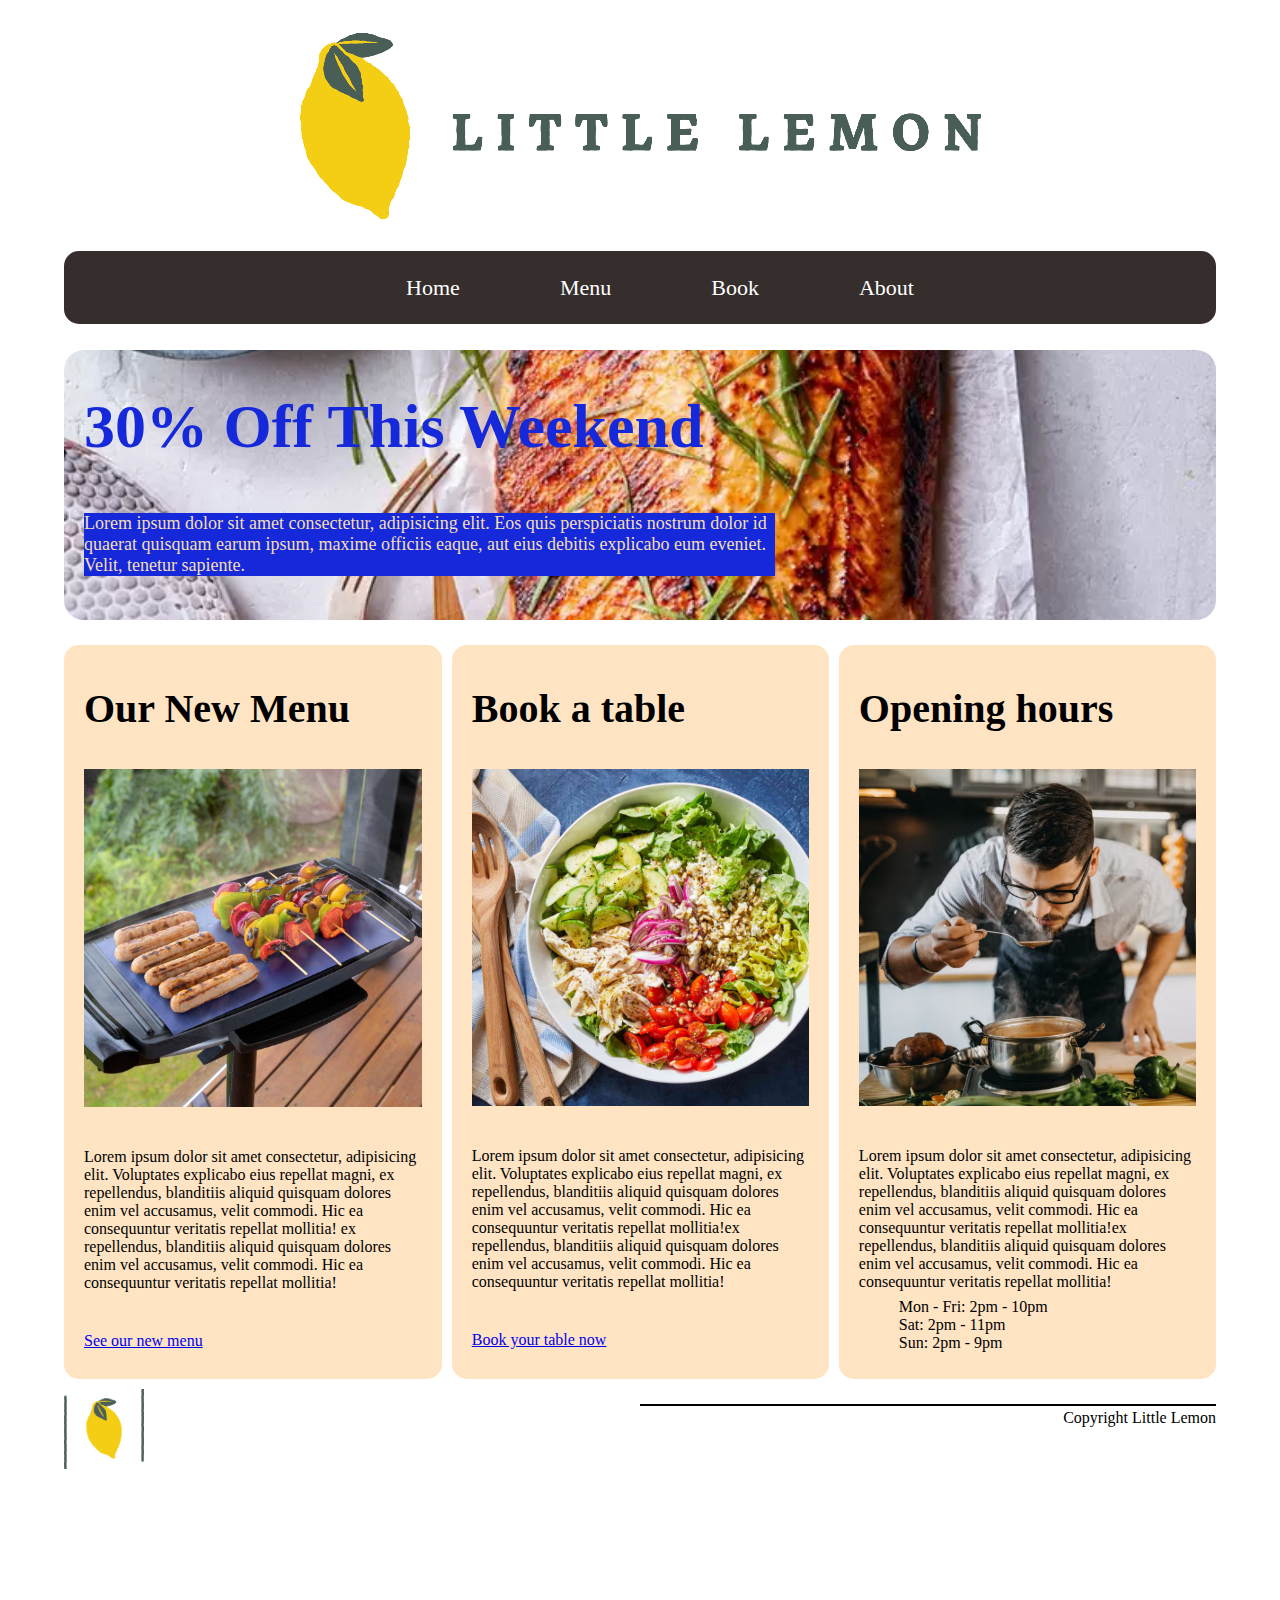
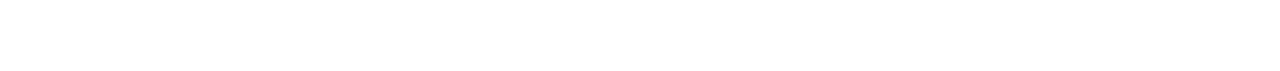
<file: index.html>
<!DOCTYPE html>
<html lang="en">
  <head>
    <meta charset="UTF-8" />
    <meta name="viewport" content="width=device-width, initial-scale=1.0" />
    <title>LITTLE LEMON</title>
    <link rel="stylesheet" href="styles.css" />
  </head>
  <body>
    <header></header>
    <nav>
      <ul class="nav-bar">
        <li><a href="#">Home</a></li>
        <li class="Submenu1">
          <a href="#">Menu</a>
          <ul class="Submenu">
            <li><a href="#">Submenu Item 1</a></li>
            <li><a href="#">Submenu Item 2</a></li>
            <li><a href="#">Submenu Item 3</a></li>
          </ul>
        </li>
        <li><a href="#">Book</a></li>
        <li><a href="#">About</a></li>
      </ul>
    </nav>
    <main>
      <div id="menu1">
        <h1><span>30%</span> Off This Weekend</h1>
        <p>
          Lorem ipsum dolor sit amet consectetur, adipisicing elit. Eos quis
          perspiciatis nostrum dolor id quaerat quisquam earum ipsum, maxime
          officiis eaque, aut eius debitis explicabo eum eveniet. Velit, tenetur
          sapiente.
        </p>
      </div>
      <div class="menu2">
        <figure>
          <h4>Our New Menu</h4>
          <img src="./img/bbq.jpg" class="demos-img" />
          <p>
            Lorem ipsum dolor sit amet consectetur, adipisicing elit. Voluptates
            explicabo eius repellat magni, ex repellendus, blanditiis aliquid
            quisquam dolores enim vel accusamus, velit commodi. Hic ea
            consequuntur veritatis repellat mollitia! ex repellendus, blanditiis
            aliquid quisquam dolores enim vel accusamus, velit commodi. Hic ea
            consequuntur veritatis repellat mollitia!
          </p>
          <p><a href="#">See our new menu</a></p>
        </figure>
        <figure>
          <h4>Book a table</h4>
          <img src="./img/salad.jpg" class="demos-img" />
          <p>
            Lorem ipsum dolor sit amet consectetur, adipisicing elit. Voluptates
            explicabo eius repellat magni, ex repellendus, blanditiis aliquid
            quisquam dolores enim vel accusamus, velit commodi. Hic ea
            consequuntur veritatis repellat mollitia!ex repellendus, blanditiis
            aliquid quisquam dolores enim vel accusamus, velit commodi. Hic ea
            consequuntur veritatis repellat mollitia!
          </p>
          <p><a href="#">Book your table now</a></p>
        </figure>
        <figure>
          <h4>Opening hours</h4>
          <img src="./img/chef.jpg" class="demos-img" />
          <p>
            Lorem ipsum dolor sit amet consectetur, adipisicing elit. Voluptates
            explicabo eius repellat magni, ex repellendus, blanditiis aliquid
            quisquam dolores enim vel accusamus, velit commodi. Hic ea
            consequuntur veritatis repellat mollitia!ex repellendus, blanditiis
            aliquid quisquam dolores enim vel accusamus, velit commodi. Hic ea
            consequuntur veritatis repellat mollitia!
          </p>
          <div id="time">
            <p>Mon - Fri: 2pm - 10pm</p>
            <p>Sat: 2pm - 11pm</p>
            <p>Sun: 2pm - 9pm</p>
          </div>
        </figure>
      </div>
    </main>
    <footer>
      <div class="logo"></div>
      <div class="content">
        <div class="dash"></div>
        <div class="words">Copyright Little Lemon</div>
      </div>
    </footer>
  </body>
</html>
</file>
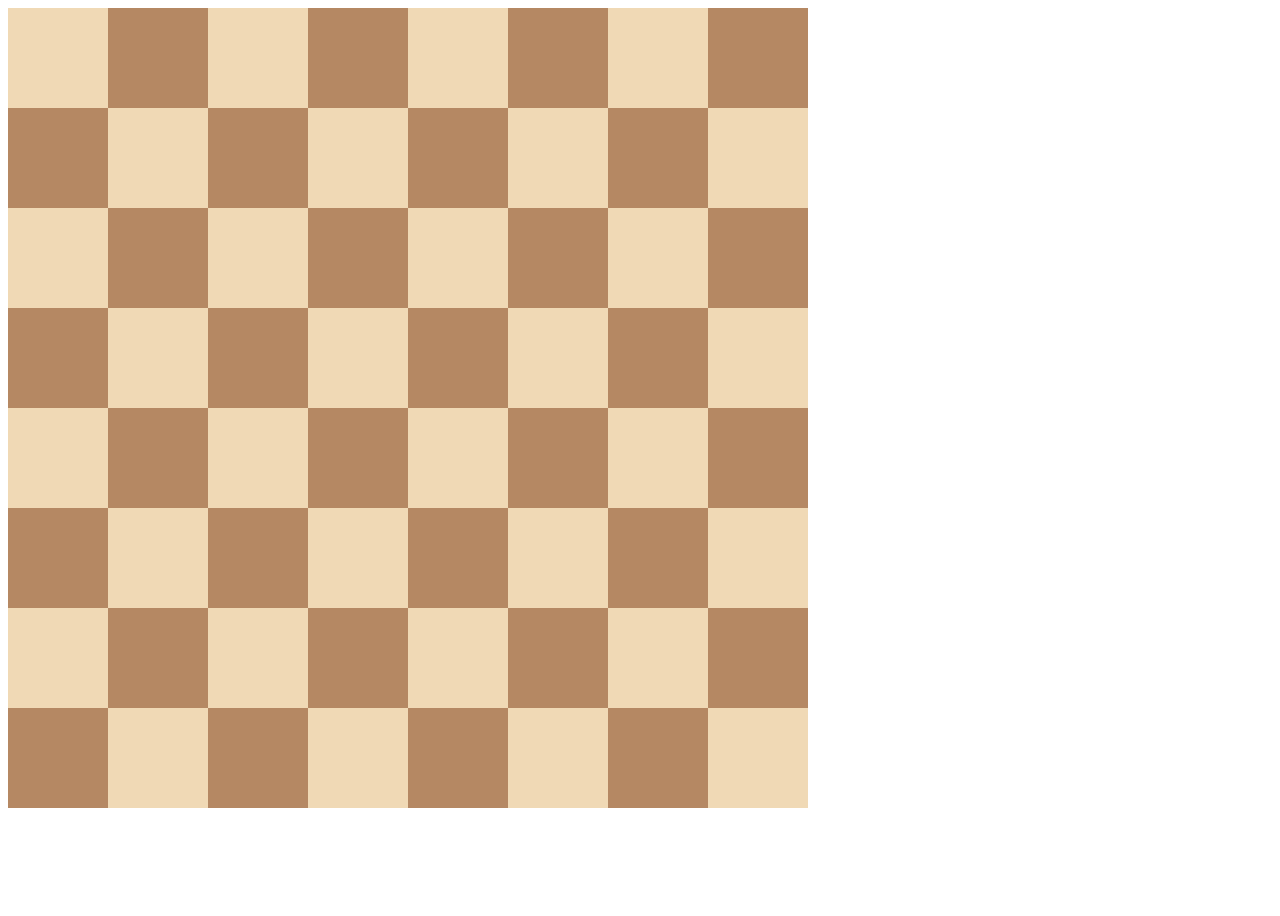
<file: 10.0 Display Grid/index.html>
<!DOCTYPE html>
<html>
  <head>
    <title>Chessboard</title>
    <style>
      /* Write your code here */
      /* Each square should be 100px by 100px */
      /* My colours for white: #f0d9b5, black: #b58863 */
      .container {
        height: 100vh;
        display: grid;
        grid-template-columns: repeat(8, 100px);
        grid-template-rows: repeat(8, 100px);
      }
      .white {
        padding: 50px;
        background-color: #f0d9b5;
      }
      .black {
        padding: 50px;
        background-color: #b58863;
      }
    </style>
  </head>

  <body>
    <div class="container">
      <div class="white"></div>
      <div class="black"></div>
      <div class="white"></div>
      <div class="black"></div>
      <div class="white"></div>
      <div class="black"></div>
      <div class="white"></div>
      <div class="black"></div>
      <div class="black"></div>
      <div class="white"></div>
      <div class="black"></div>
      <div class="white"></div>
      <div class="black"></div>
      <div class="white"></div>
      <div class="black"></div>
      <div class="white"></div>
      <div class="white"></div>
      <div class="black"></div>
      <div class="white"></div>
      <div class="black"></div>
      <div class="white"></div>
      <div class="black"></div>
      <div class="white"></div>
      <div class="black"></div>
      <div class="black"></div>
      <div class="white"></div>
      <div class="black"></div>
      <div class="white"></div>
      <div class="black"></div>
      <div class="white"></div>
      <div class="black"></div>
      <div class="white"></div>
      <div class="white"></div>
      <div class="black"></div>
      <div class="white"></div>
      <div class="black"></div>
      <div class="white"></div>
      <div class="black"></div>
      <div class="white"></div>
      <div class="black"></div>
      <div class="black"></div>
      <div class="white"></div>
      <div class="black"></div>
      <div class="white"></div>
      <div class="black"></div>
      <div class="white"></div>
      <div class="black"></div>
      <div class="white"></div>
      <div class="white"></div>
      <div class="black"></div>
      <div class="white"></div>
      <div class="black"></div>
      <div class="white"></div>
      <div class="black"></div>
      <div class="white"></div>
      <div class="black"></div>
      <div class="black"></div>
      <div class="white"></div>
      <div class="black"></div>
      <div class="white"></div>
      <div class="black"></div>
      <div class="white"></div>
      <div class="black"></div>
      <div class="white"></div>
    </div>
  </body>
</html>
</file>
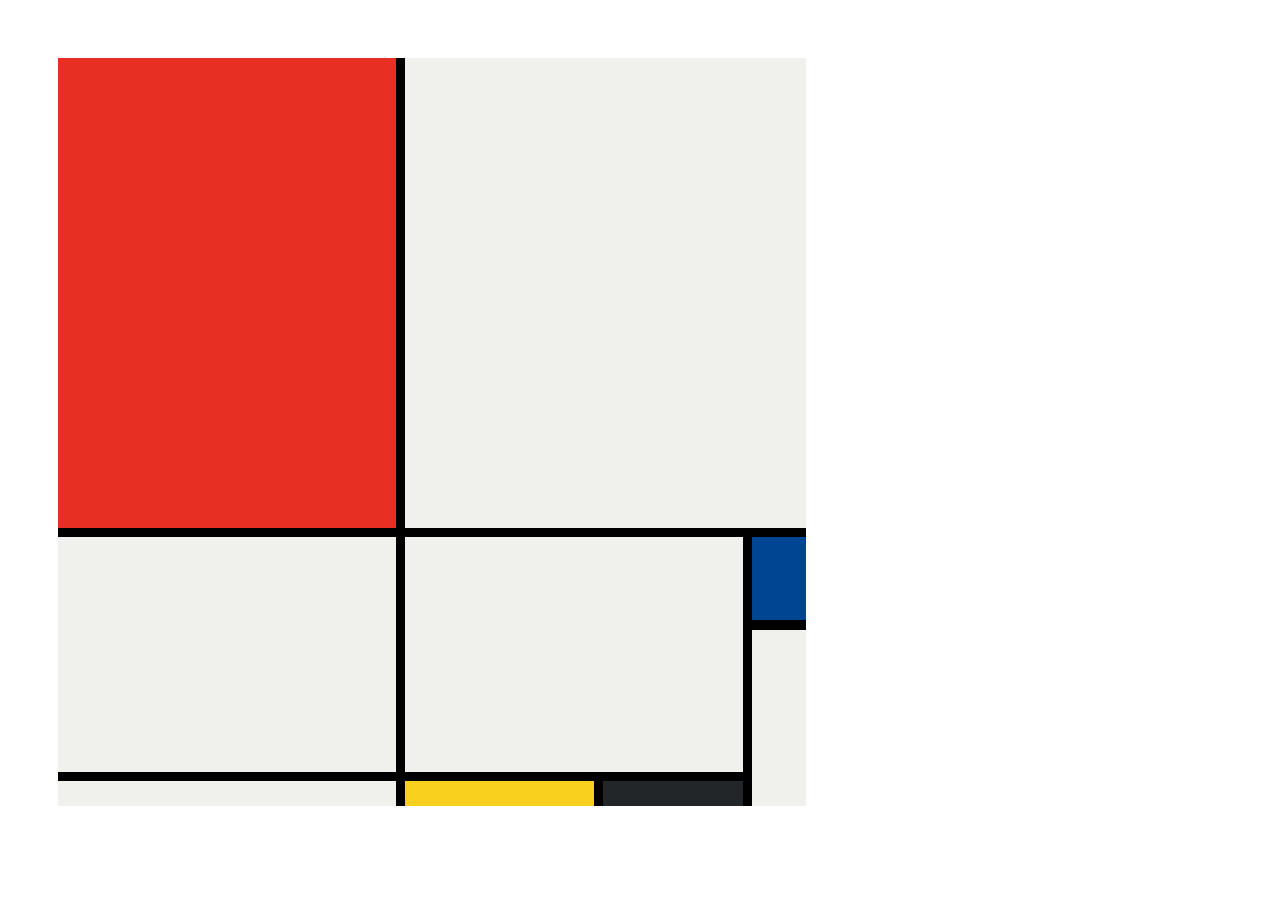
<file: 10.3 Mondrian Project/index.html>
<!DOCTYPE html>
<html lang="en">
  <head>
    <meta charset="UTF-8" />
    <meta name="viewport" content="width=device-width, initial-scale=1.0" />
    <title>Mondrian Project</title>
    <style>
      /* 
    Write your CSS here 
    Gap Colour: #000
    White: #F0F1EC
    Red: #E72F24
    Black: #232629
    Blue: #004592
    Yellow: #F9D01E

    For dimensions, see dimensions.png image.
    HINT: Remember you can't change the properties of grid lines.
    But grid lines are transparent!
    */
      html {
        margin: 0;
        padding: 50px;
      }

      .container {
        background-color: #000;
        width: 748px;
        height: 748px;
        display: grid;
        grid-template-rows: 6fr 3fr 0.2fr;
        grid-template-columns: 1fr 1fr 0.16fr;
        gap: 9px;
      }

      .item1 {
        background-color: #e72f24;
      }

      .item2 {
        background-color: #f0f1ec;
        grid-column: span 2;
      }

      .item3 {
        background-color: #f0f1ec;
      }

      .item4 {
        background-color: #f0f1ec;
      }

      .item5 {
        display: grid;
        grid-row: span 3;
        grid-template-rows: repeat(3, 1.4fr);
        gap: 10px;
      }

      .item51 {
        background-color: #004592;
      }

      .item52 {
        background-color: #f0f1ec;
        grid-row: span 2;
      }

      .item6 {
        background-color: #f0f1ec;
        grid-row: span 2;
      }

      .item7 {
        background-color: #000;
        display: grid;
        grid-template-columns: repeat(7, 1fr);
        gap: 9px;
        grid-row: span 2;
      }

      .itema {
        grid-column: span 4;
        background-color: #f9d01e;
      }

      .itemb {
        grid-column: span 3;
        background-color: #232629;
      }
    </style>
  </head>

  <body>
    <!-- Write your HTML here -->
    <div class="container">
      <div class="item item1"></div>
      <div class="item item2"></div>
      <div class="item item3"></div>
      <div class="item item4"></div>
      <div class="item item5">
        <div class="item51"></div>
        <div class="item52"></div>
      </div>
      <div class="item item6"></div>
      <div class="item item7">
        <div class="itema"></div>
        <div class="itemb"></div>
      </div>
    </div>
  </body>
</html>
</file>
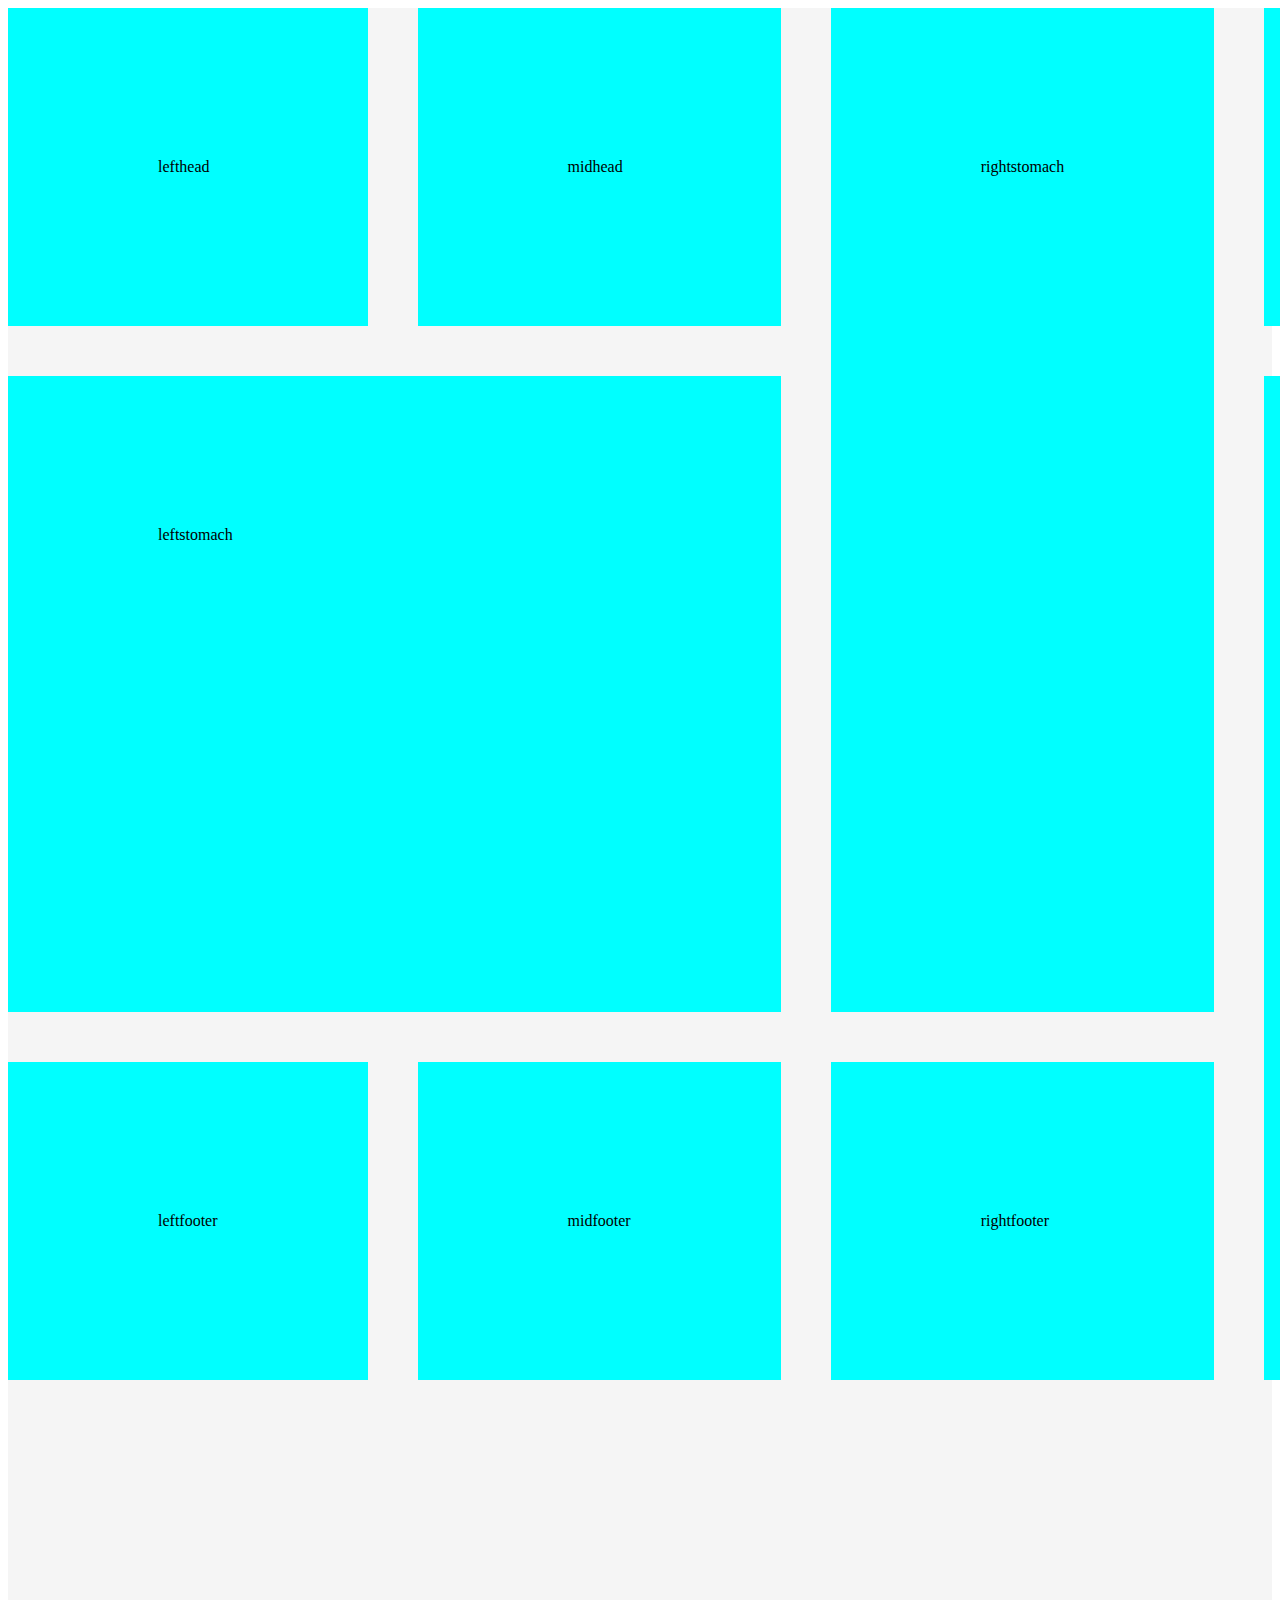
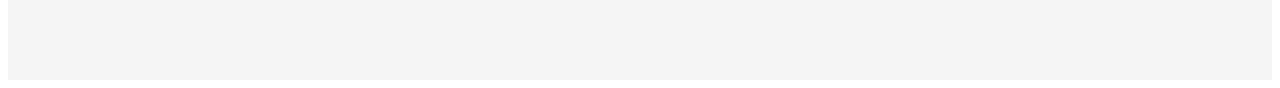
<file: gridExp1.html>
<!DOCTYPE html>
<html lang="en">
  <head>
    <meta charset="UTF-8" />
    <meta name="viewport" content="width=device-width, initial-scale=1.0" />
    <link rel="stylesheet" href="style3.css" />
    <title>Document</title>
  </head>
  <body>
    <div class="container">
      <div class="lefthead">lefthead</div>
      <div class="midhead">midhead</div>
      <div class="rightstomach">rightstomach</div>
      <div class="righthead">righthead</div>
      <div class="leftstomach">leftstomach</div>
      <div class="rightbar">rightbar</div>
      <div class="leftfooter">leftfooter</div>
      <div class="midfooter">midfooter</div>
      <div class="rightfooter">rightfooter</div>
    </div>
  </body>
</html>
</file>
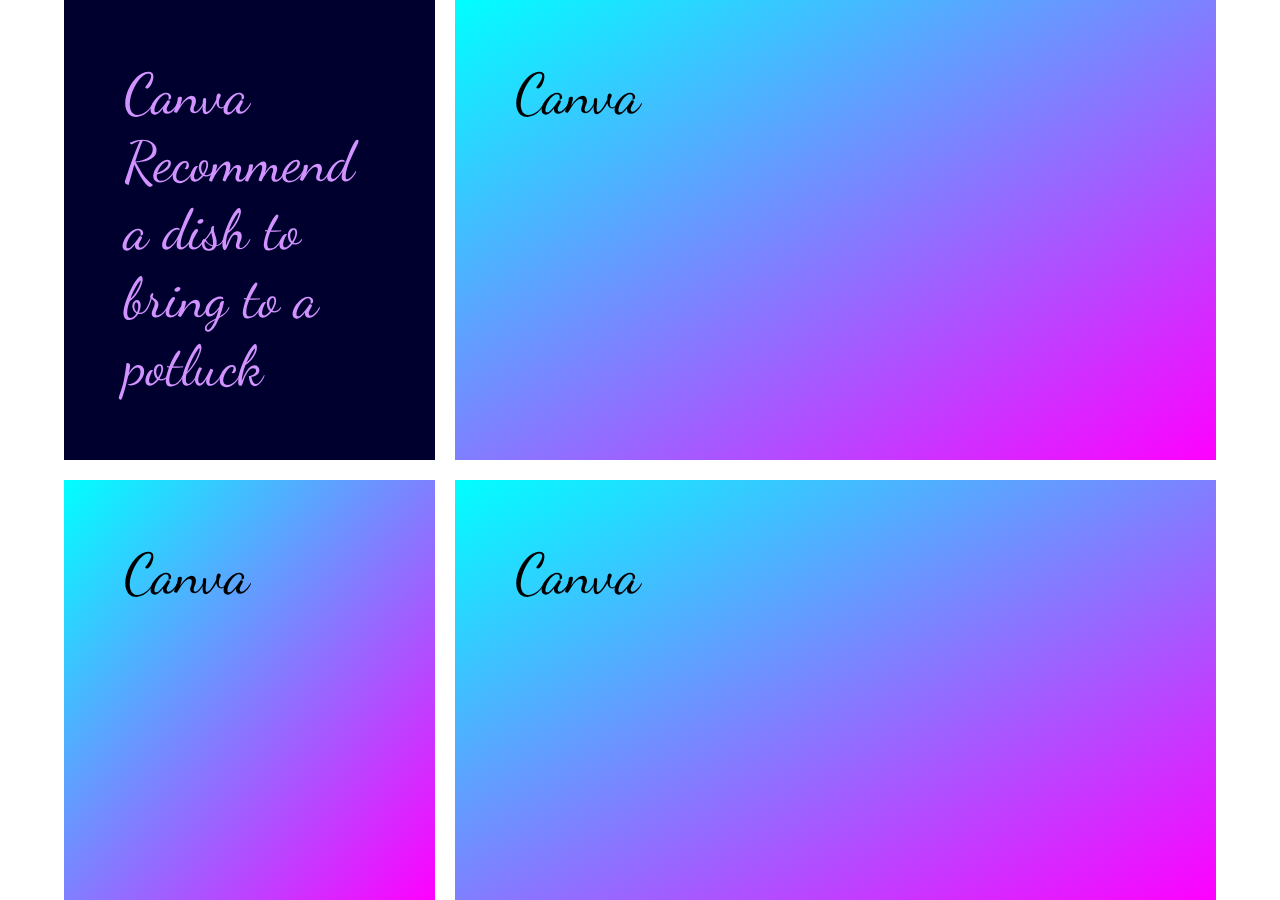
<file: gridExp2.html>
<!DOCTYPE html>
<html lang="en">
  <head>
    <meta charset="UTF-8" />
    <meta name="viewport" content="width=device-width, initial-scale=1.0" />
    <link
      rel="stylesheet"
      href="style4.css
    "
    />
    <link rel="preconnect" href="https://fonts.googleapis.com" />
    <link rel="preconnect" href="https://fonts.gstatic.com" crossorigin />
    <link
      href="https://fonts.googleapis.com/css2?family=Caveat&family=Dancing+Script&family=Great+Vibes&family=McLaren&family=Shadows+Into+Light&display=swap"
      rel="stylesheet"
    />
    <title>Document</title>
  </head>
  <body>
    <div class="container">
      <p class="leftTop">Canva Recommend a dish to bring to a potluck</p>
      <p class="rightTop">Canva</p>
      <p class="leftBottom">Canva</p>
      <p class="rightBottom">Canva</p>
    </div>
  </body>
</html>
</file>
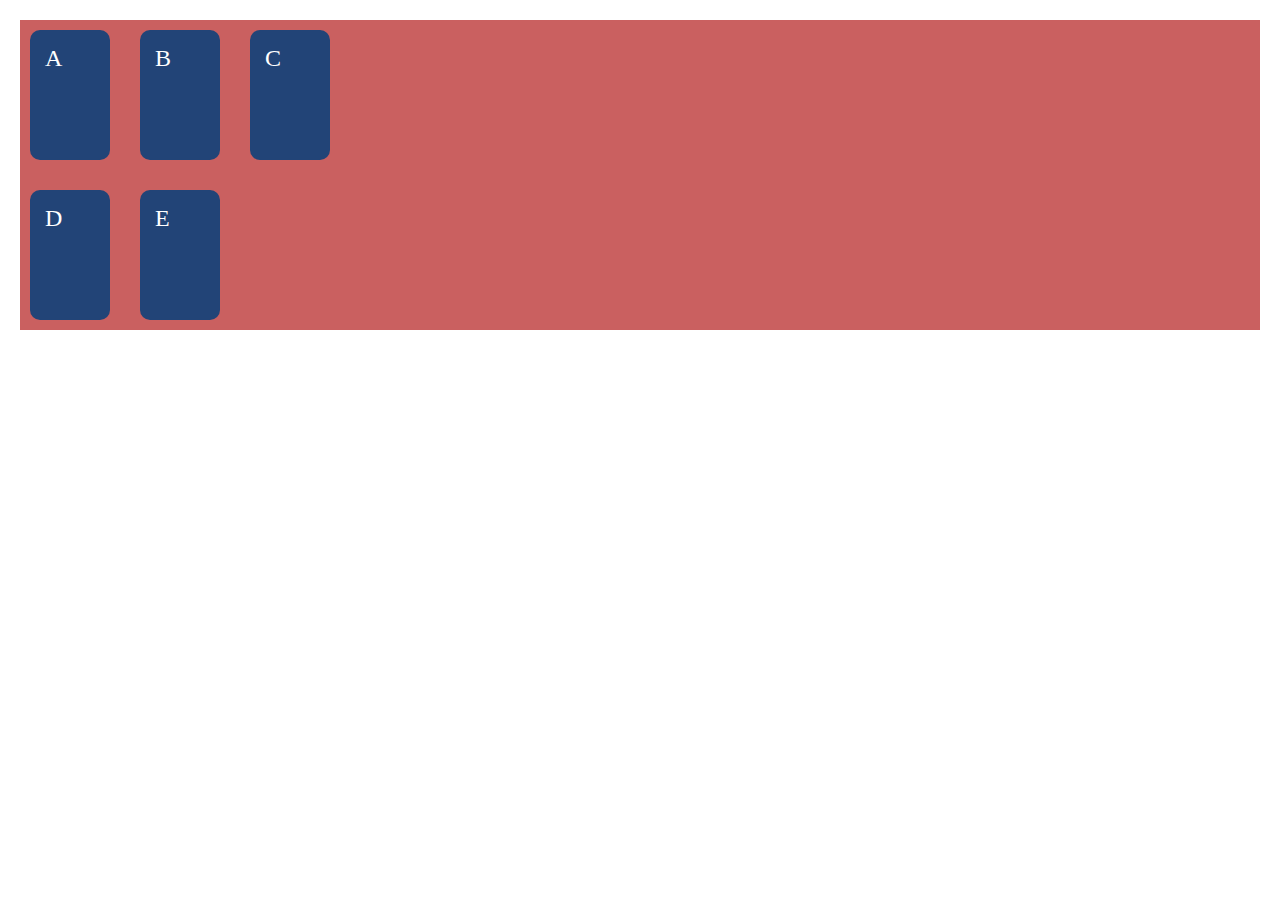
<file: gridExperiment.html>
<!DOCTYPE html>
<html lang="en">
  <head>
    <meta charset="UTF-8" />
    <meta name="viewport" content="width=device-width, initial-scale=1.0" />
    <link
      rel="stylesheet"
      href="styleEXP.css
    "
    />
    <title>Document</title>
  </head>
  <body>
    <div class="container">
      <div class="box a">A</div>
      <div class="box b">B</div>
      <div class="box c">C</div>
      <div class="box d">D</div>
      <div class="box e">E</div>
    </div>
  </body>
</html>
</file>
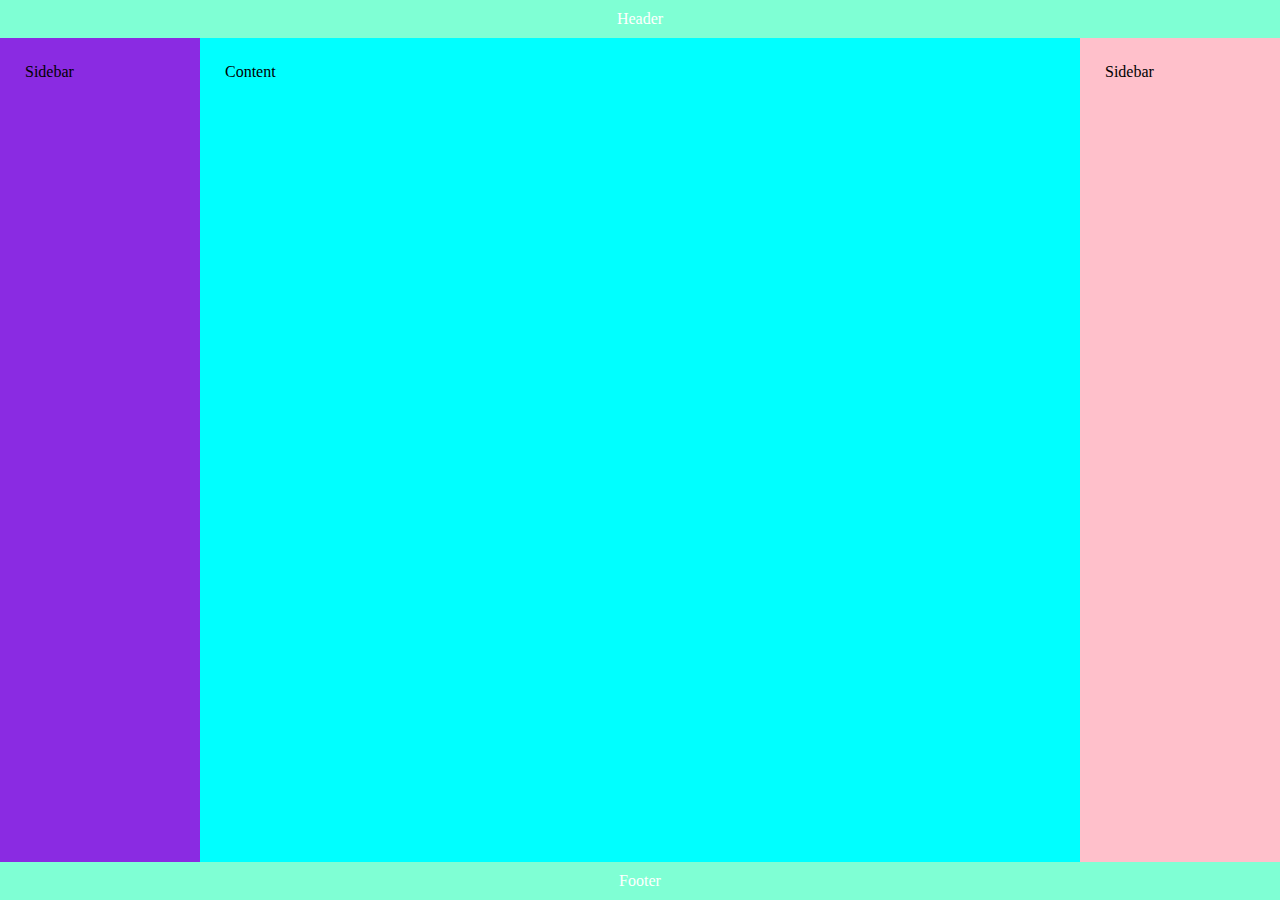
<file: gridLayout.html>
<!DOCTYPE html>

<html>
  <head>
    <meta name="viewport" content="width=device-width, initial-scale=1.0" />
    <link rel="stylesheet" href="styles2.css" />
  </head>

  <body>
    <div class="container">
      <header class="header">Header</header>
      <main class="main">Content</main>
      <div class="sidebar left">Sidebar</div>
      <div class="sidebar right">Sidebar</div>
      <footer class="footer">Footer</footer>
    </div>
  </body>
</html>
</file>
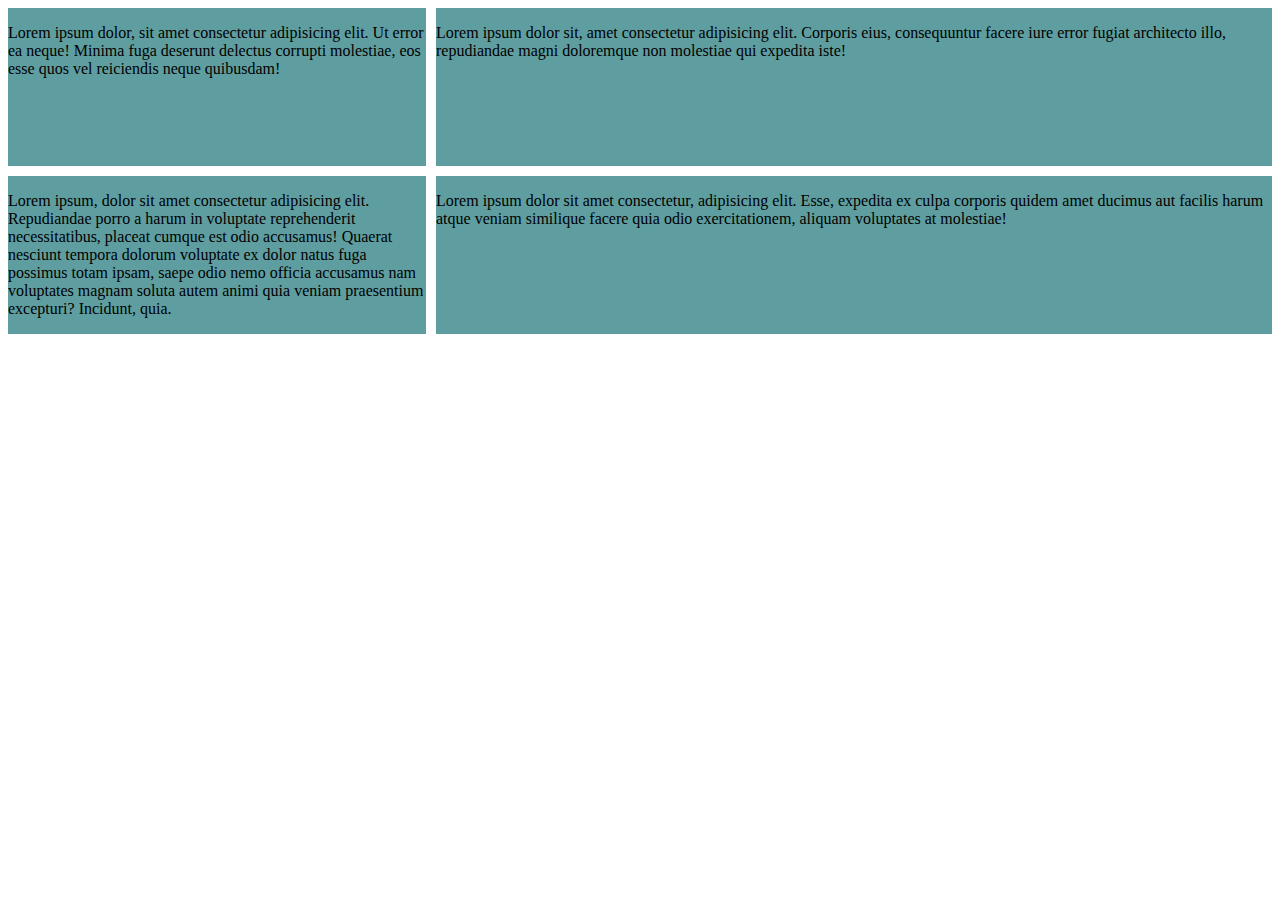
<file: 10.0 Display Grid/example.html>
<!DOCTYPE html>
<html>

<head>
  <title>CSS Grid vs Flexbox</title>
  <style>
    .container {
      display: grid;
      grid-template-columns: 1fr 2fr;
      grid-template-rows: 1fr 1fr;
      gap: 10px
    }

    .container>* {
      background-color: cadetblue;
    }
  </style>
</head>

<body>
  <div class="container">
    <div class="one">
      <p>Lorem ipsum dolor, sit amet consectetur adipisicing elit. Ut error ea neque! Minima fuga deserunt delectus
        corrupti molestiae, eos esse quos vel reiciendis neque quibusdam!</p>
    </div>
    <div class="two">
      <p>Lorem ipsum dolor sit, amet consectetur adipisicing elit. Corporis eius, consequuntur facere iure error fugiat
        architecto illo, repudiandae magni doloremque non molestiae qui expedita iste!</p>
    </div>
    <div class="three">
      <p>Lorem ipsum, dolor sit amet consectetur adipisicing elit. Repudiandae porro a harum in voluptate reprehenderit
        necessitatibus, placeat cumque est odio accusamus! Quaerat nesciunt tempora dolorum voluptate ex dolor natus
        fuga possimus totam ipsam, saepe odio nemo officia accusamus nam voluptates magnam soluta autem animi quia
        veniam praesentium excepturi? Incidunt, quia.</p>
    </div>
    <div>
      <p>Lorem ipsum dolor sit amet consectetur, adipisicing elit. Esse, expedita ex culpa corporis quidem amet ducimus
        aut facilis harum atque veniam similique facere quia odio exercitationem, aliquam voluptates at molestiae!</p>
    </div>
  </div>

</body>

</html>
</file>
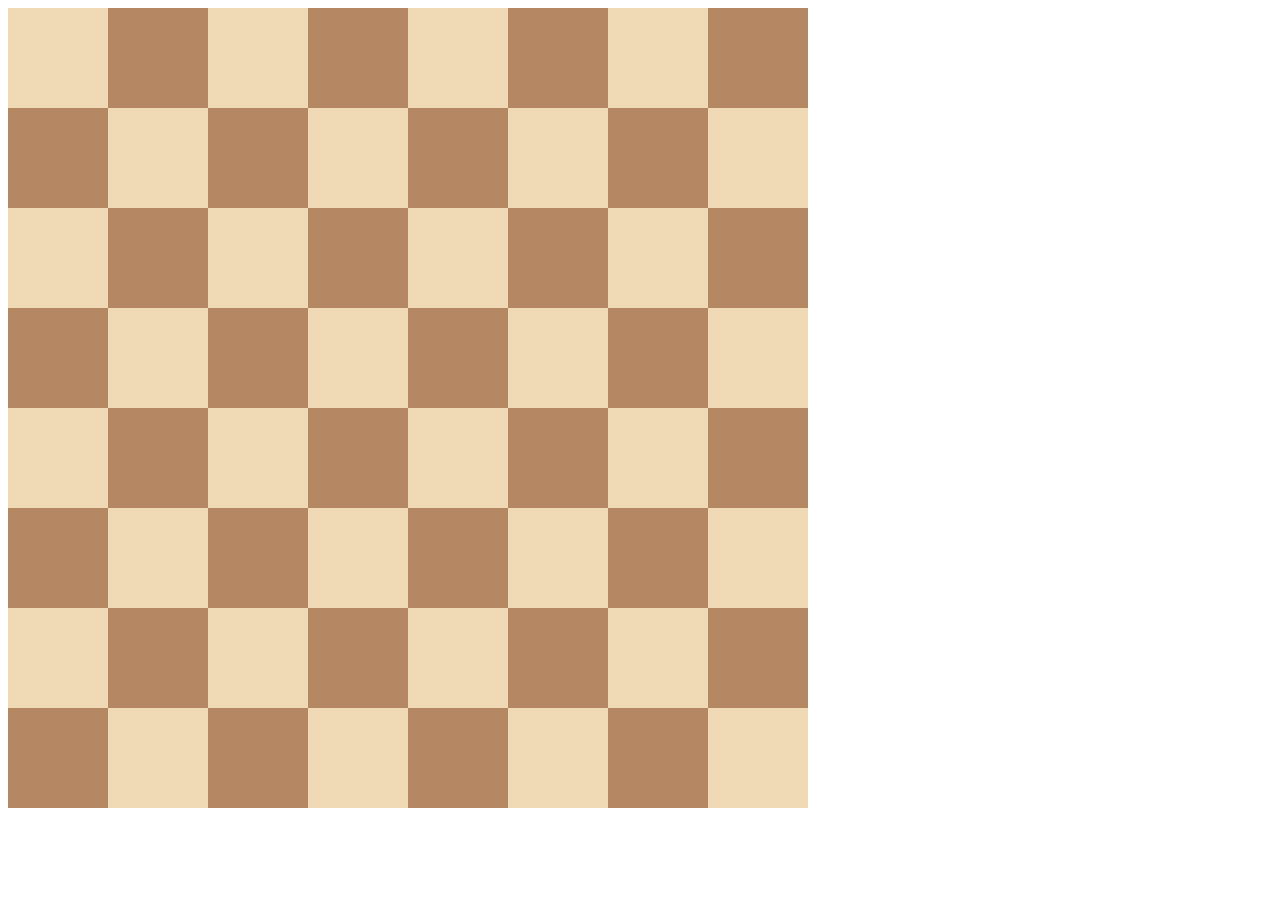
<file: 10.0 Display Grid/solution.html>
<!DOCTYPE html>
<html>

<head>
  <title>Chessboard</title>
  <style>
    .container {
      width: 800px;
      display: grid;
      grid-template-columns: 1fr 1fr 1fr 1fr 1fr 1fr 1fr 1fr;
      grid-template-rows: 1fr 1fr 1fr 1fr 1fr 1fr 1fr 1fr;
    }

    .white {
      height: 100px;
      width: 100px;
      background-color: #f0d9b5;
    }

    .black {
      height: 100px;
      width: 100px;
      background-color: #b58863;
    }
  </style>
</head>

<body>
  <div class="container">
    <div class="white"></div>
    <div class="black"></div>
    <div class="white"></div>
    <div class="black"></div>
    <div class="white"></div>
    <div class="black"></div>
    <div class="white"></div>
    <div class="black"></div>
    <div class="black"></div>
    <div class="white"></div>
    <div class="black"></div>
    <div class="white"></div>
    <div class="black"></div>
    <div class="white"></div>
    <div class="black"></div>
    <div class="white"></div>
    <div class="white"></div>
    <div class="black"></div>
    <div class="white"></div>
    <div class="black"></div>
    <div class="white"></div>
    <div class="black"></div>
    <div class="white"></div>
    <div class="black"></div>
    <div class="black"></div>
    <div class="white"></div>
    <div class="black"></div>
    <div class="white"></div>
    <div class="black"></div>
    <div class="white"></div>
    <div class="black"></div>
    <div class="white"></div>
    <div class="white"></div>
    <div class="black"></div>
    <div class="white"></div>
    <div class="black"></div>
    <div class="white"></div>
    <div class="black"></div>
    <div class="white"></div>
    <div class="black"></div>
    <div class="black"></div>
    <div class="white"></div>
    <div class="black"></div>
    <div class="white"></div>
    <div class="black"></div>
    <div class="white"></div>
    <div class="black"></div>
    <div class="white"></div>
    <div class="white"></div>
    <div class="black"></div>
    <div class="white"></div>
    <div class="black"></div>
    <div class="white"></div>
    <div class="black"></div>
    <div class="white"></div>
    <div class="black"></div>
    <div class="black"></div>
    <div class="white"></div>
    <div class="black"></div>
    <div class="white"></div>
    <div class="black"></div>
    <div class="white"></div>
    <div class="black"></div>
    <div class="white"></div>
  </div>
</body>

</html>
</file>
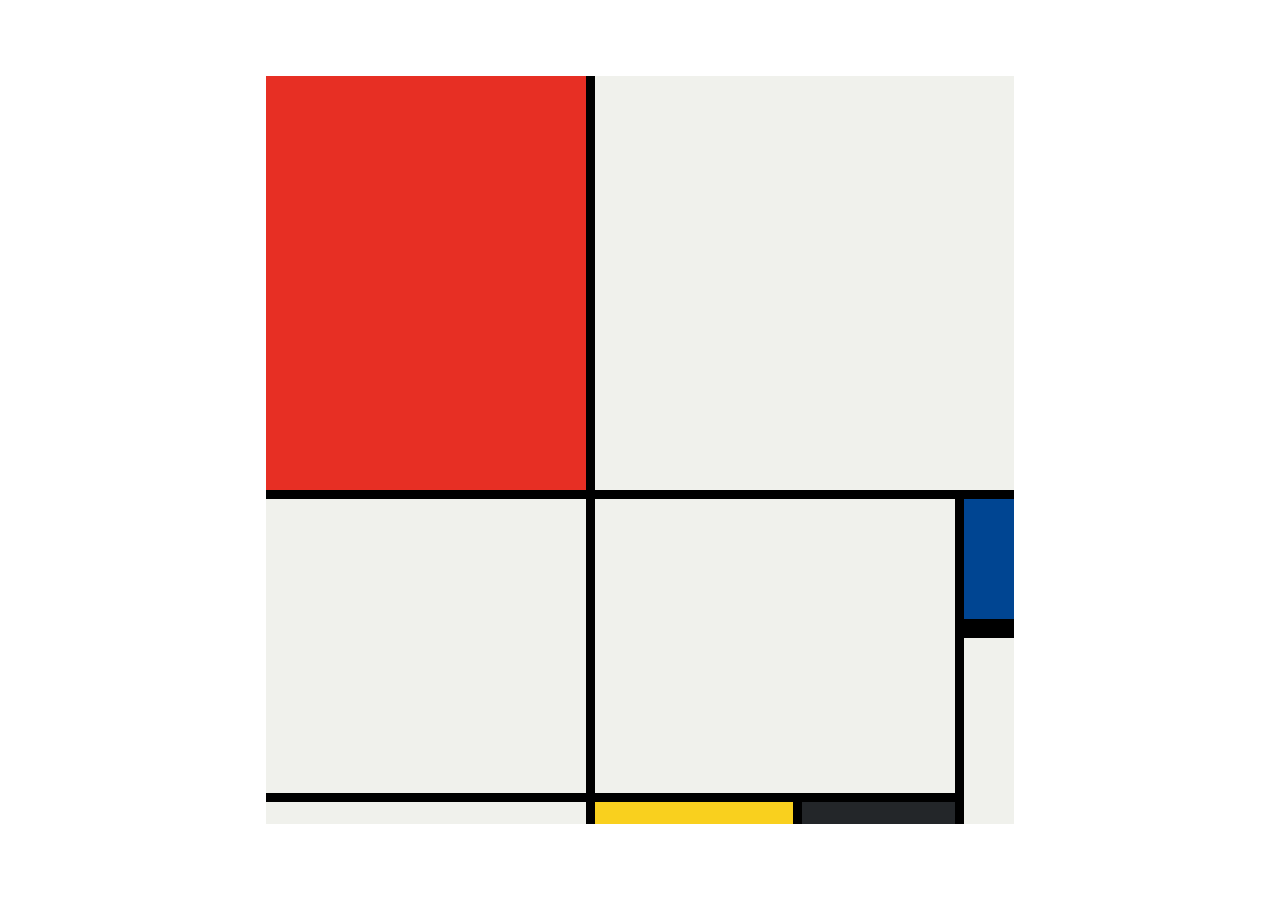
<file: 10.3 Mondrian Project/solution.html>
<!DOCTYPE html>
<html lang="en">

<head>
  <meta charset="UTF-8">
  <meta name="viewport" content="width=device-width, initial-scale=1.0">
  <title>Mondrian Project</title>
  <style>
    /* 
    Write your CSS here 
    Line Colour: #000
    White: #F0F1EC
    Red: #E72F24
    Black: #232629
    Blue: #004592
    Yellow: #F9D01E
    */
    body {
      display: flex;
      justify-content: center;
      align-items: center;
      height: 100vh;
      margin: 0;
      padding: 0;
    }

    .container {
      height: 748px;
      width: 748px;
      display: grid;
      background-color: #000;
      grid-template-columns: 320px 198px 153px 50px;
      grid-template-rows: 414px 130px 155px 22px;
      gap: 9px;
    }

    .item {
      background-color: #F0F1EC;
    }

    .red {
      background-color: #E72F24;
    }

    .white1 {
      grid-column: span 3;
    }

    .white2 {
      grid-row: span 2;
    }

    .white3 {
      grid-area: 2 / 2 / 4 /4
    }

    .blue {
      background-color: #004592;
      border-bottom: 10px solid #000;
    }

    .white4 {
      grid-row: span 2;
    }

    .yellow {
      background-color: #F9D01E;
    }

    .black {
      background-color: #232629;
    }
  </style>
</head>

<body>
  <!-- Write your HTML here -->

  <div class="container">
    <div class="item red"></div>
    <div class="item white1"></div>
    <div class="item white2"></div>
    <div class="item white3"></div>

    <div class="item blue"></div>
    <div class="item white4"></div>

    <div class="item"></div>
    <div class="item yellow"></div>
    <div class="item black"></div>
  </div>
</body>

</html>
</file>
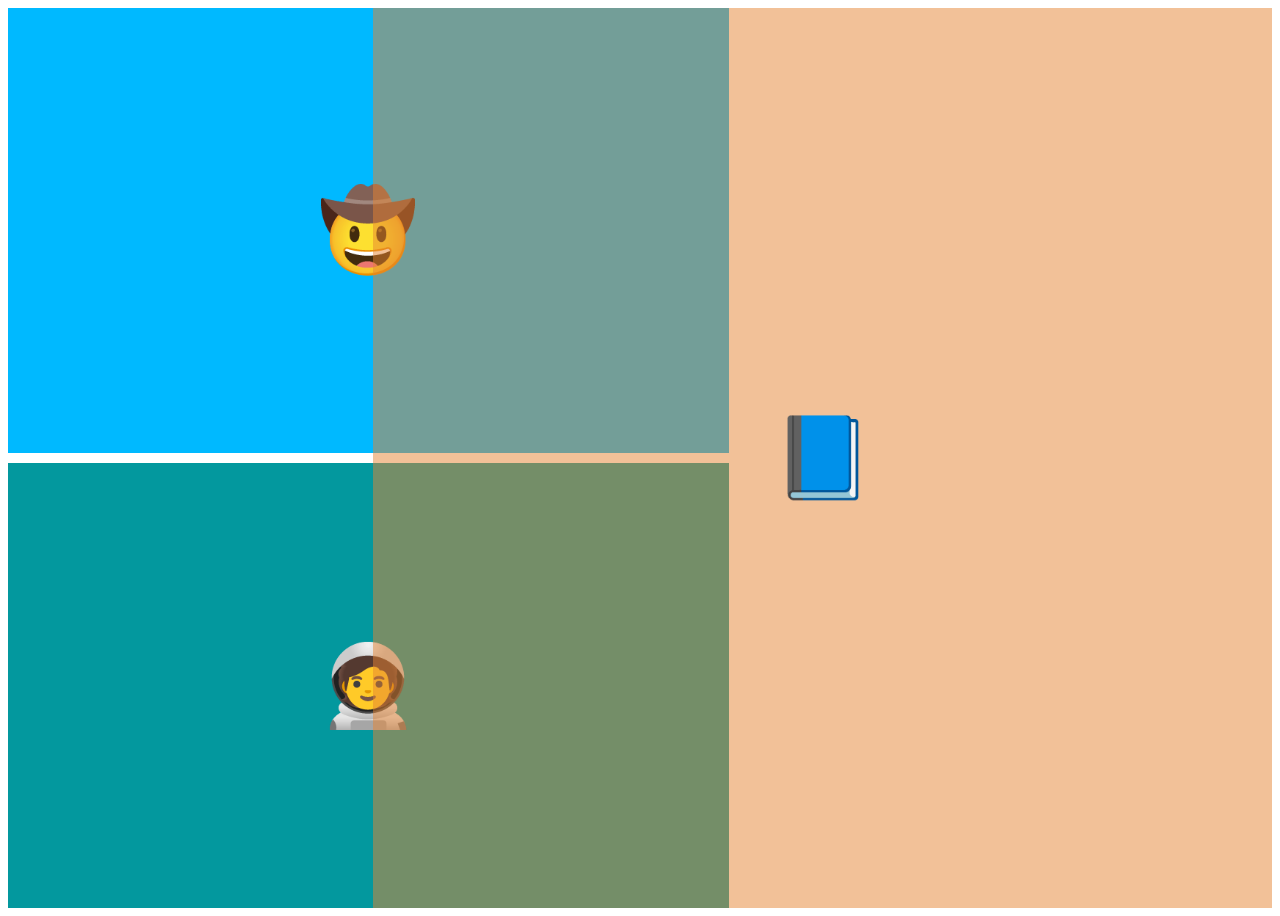
<file: gridPractice/1.html>
<!DOCTYPE html>
<html lang="en">
  <head>
    <meta charset="UTF-8" />
    <meta name="viewport" content="width=device-width, initial-scale=1.0" />
    <link rel="stylesheet" href="style1.css" />
    <title>Document</title>
  </head>
  <body>
    <div class="container">
      <div class="item cowboy">🤠</div>
      <div class="item astronaut">🧑‍🚀</div>
      <div class="item book">📘</div>
    </div>
  </body>
</html>
</file>
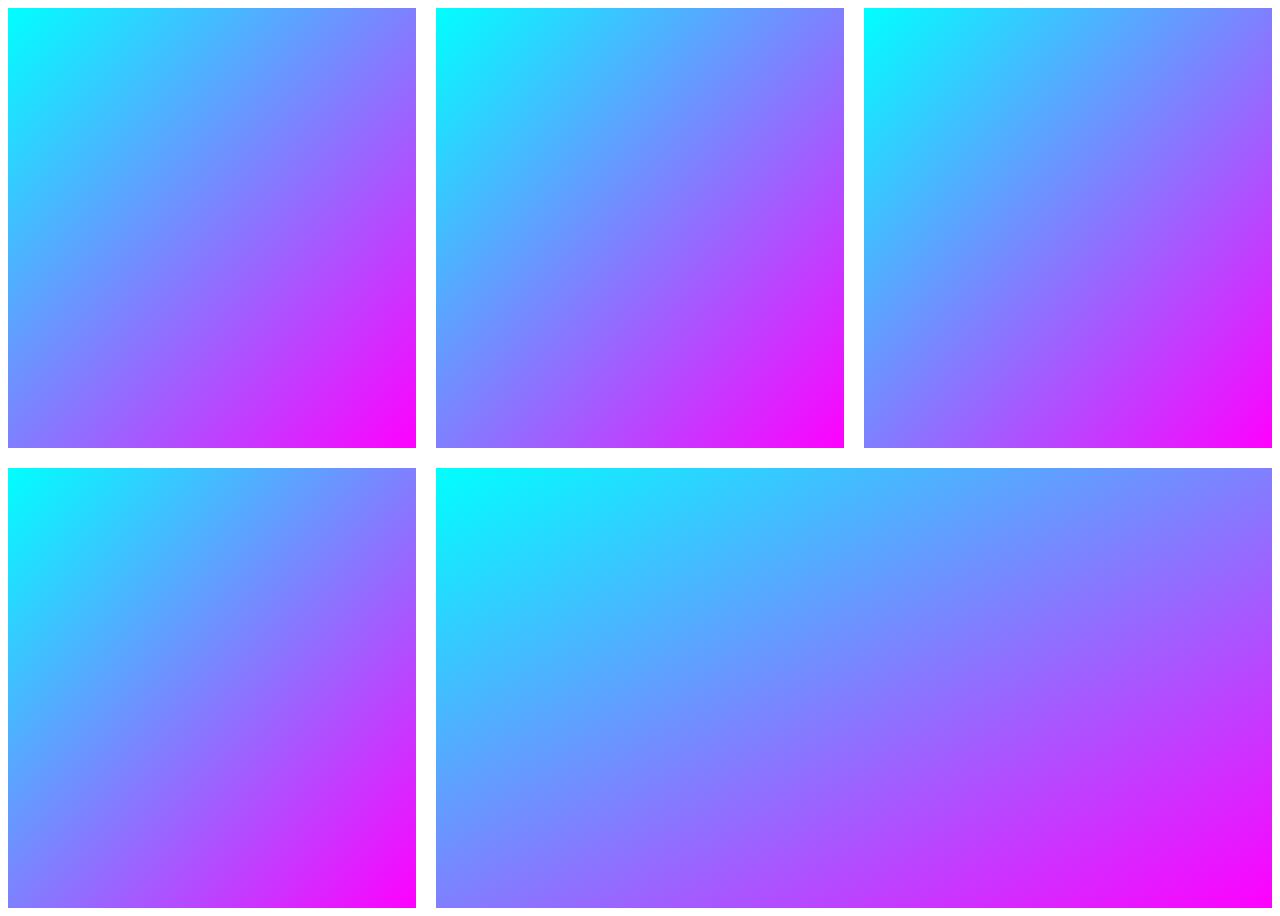
<file: gridPractice/2.html>
<!DOCTYPE html>
<html lang="en">
  <head>
    <meta charset="UTF-8" />
    <meta name="viewport" content="width=device-width, initial-scale=1.0" />
    <link rel="stylesheet" href="style2.css" />
    <title>Document</title>
  </head>
  <body>
    <div class="container">
      <div class="item item1"></div>
      <div class="item item2"></div>
      <div class="item item3"></div>
      <div class="item item4"></div>
      <div class="item item5"></div>
    </div>
  </body>
</html>
</file>
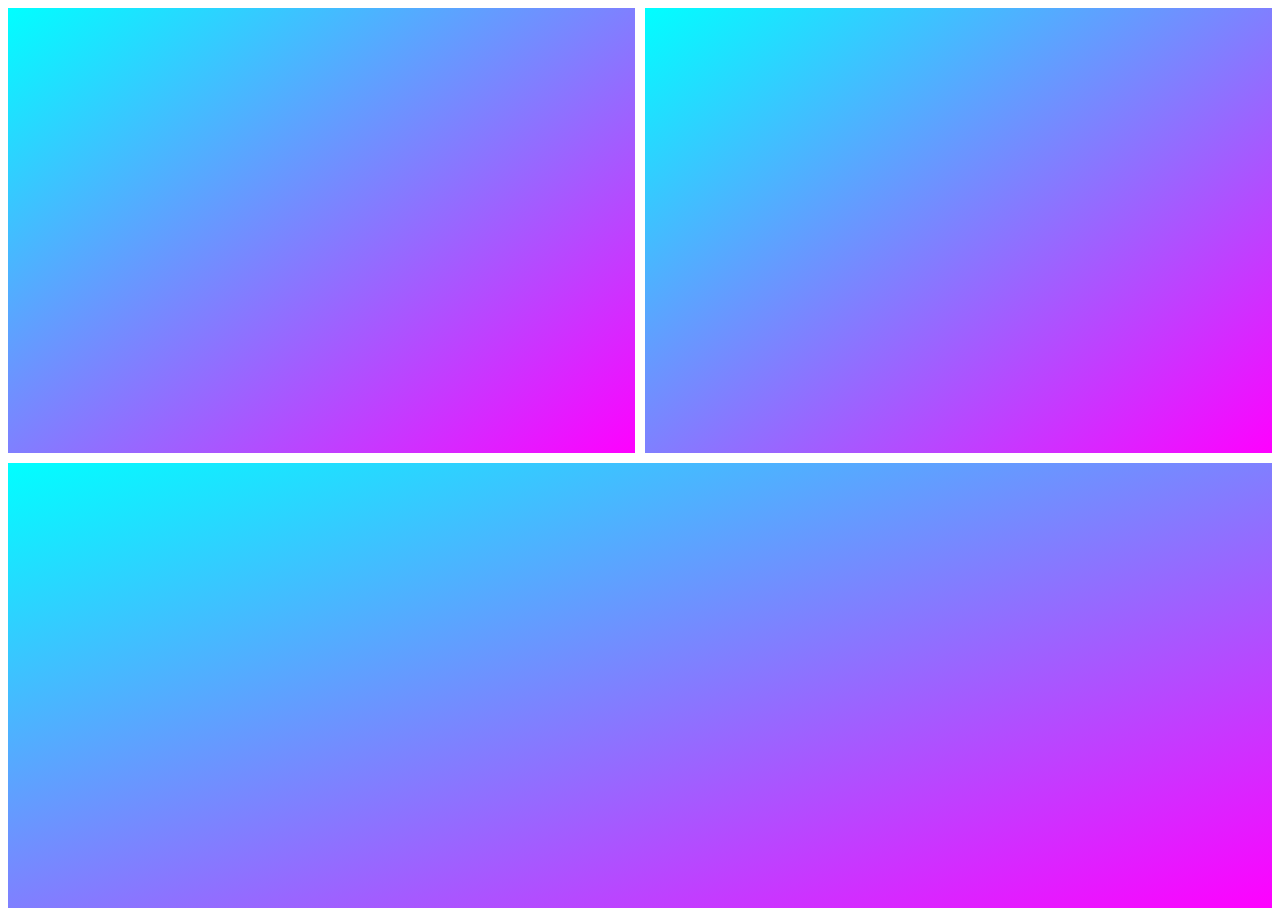
<file: gridPractice/3.html>
<!DOCTYPE html>
<html lang="en">
  <head>
    <meta charset="UTF-8" />
    <meta name="viewport" content="width=device-width, initial-scale=1.0" />
    <link rel="stylesheet" href="style3.css" />
    <title>Document</title>
  </head>
  <body>
    <div class="container">
      <div class="item item1"></div>
      <div class="item item2"></div>
      <div class="item item3"></div>
    </div>
  </body>
</html>
</file>
<file: styles.css>
* {
  margin: 0;
  padding: 0;
  transition: all 0.5s ease-in-out 0s;
}

header {
  background: url('./img/little_lemon.png') no-repeat;
  height: 200px;
  margin: 2% 5%;
  background-position: center;
}

.nav-bar {
  list-style-type: none;
  display: flex;
  justify-content: center;
  margin: 0 5%;
  width: 90%;
  background-color: rgb(54, 45, 45);
  border-radius: 15px;
}

.nav-bar li {
  margin-left: 40px;
  font: normal 500 22px/1.5 'Times New Roman', Times, serif;
}

.nav-bar > li > a {
  text-decoration: none;
  padding: 20px 30px;
  display: block;
}

.nav-bar li a:link {
  color: white;
}

a:visited {
  color: lightgreen;
}

.Submenu1 {
  position: relative;
}

.nav-bar .Submenu {
  display: none;
  position: absolute;
  min-width: 150px;
  background-color: #444;
  z-index: 1;
  list-style-type: none;
  padding: 0;
  left: -15px;
}

.Submenu li {
  text-align: center;
  margin: 0;
}

.Submenu a {
  display: block;
  font-size: 16px;
  padding: 15px 20px;
  color: white;
  text-decoration: none;
}

.Submenu a:hover {
  background-color: #555;
}

.nav-bar li:hover .Submenu {
  display: block;
}

#menu1 {
  background: url('img/salmon-bg.jpg') no-repeat;
  height: 270px;
  margin: 2% 5%;
  background-position: center;
  background-size: cover;
  border-radius: 20px;
  overflow: hidden;
}

#menu1 h1 {
  color: rgb(21, 41, 219);
  margin-left: 20px;
  margin-top: 30px;
  margin-bottom: 40px;
  font: normal 900 62px/1.5 'Times New Roman', Times, serif;
}

h1 > span {
  color: rgb(21, 41, 219);
}

#menu1 p {
  font-size: large;
  margin-left: 20px;
  width: 60%;
  color: wheat;
  background-color: rgb(21, 41, 219);
}

.menu2 {
  display: flex;
  margin: 2px 5%;
  gap: 10px;
}

.menu2 figure {
  background-color: bisque;
  padding: 20px;
  border-radius: 15px;
}

.menu2 figure p > a {
  display: inline-block;
  margin-top: 20px;
}

.menu2 figure p {
  margin-top: 20px;
}

.menu2 figure > h4 {
  margin-top: 20px;
  margin-bottom: 20px;
  font-size: 40px;
  font-weight: 700;
}

#time {
  margin: 7px 40px;
}

#time p {
  margin-top: 0;
}

.demos-img {
  margin-top: 5%;
  margin-bottom: 5%;
  width: 100%;
}

footer {
  display: grid;
  grid-template-columns: 50% auto; /* 自动列宽（logo），1fr（剩余宽度平均分配给dash和words） */
  align-items: center; /* 垂直居中 */
  margin: 10px 5%;
  padding-bottom: 15%;
}

.logo {
  background: url('./img/logo.png') no-repeat;
  background-position: center center;
  background-size: cover;
  height: 80px;
  width: 80px;
}

.dash {
  width: 100%; /* 调整dash宽度 */
  height: 30px; /* 调整dash高度 */
  border-top: solid 2px black;
}

.content {
  display: grid;
  grid-template-rows: 10% auto;
  justify-items: end;
}
</file>
<file: style3.css>
.container {
  display: grid;
  grid-template-columns: 2fr 1.5fr 3fr 2fr;
  grid-template-rows: 1fr 2fr 1fr;
  grid-gap: 50px;
  background-color: whitesmoke;
  grid-template-areas: 'lefthead' 'midhead' 'rightstomach' 'righthead' 'leftstomach' 'rightbar' 'leftfooter' 'midfooter' 'rightfooter';
}

.lefthead {
  padding: 150px;
  background-color: aqua;
}

.midhead {
  padding: 150px;
  background-color: aqua;
}

.rightstomach {
  padding: 150px;
  background-color: aqua;
  grid-row: span 2;
}

.righthead {
  padding: 150px;
  background-color: aqua;
}

.leftstomach {
  padding: 150px;
  background-color: aqua;
  grid-column: span 2;
}

.rightbar {
  padding: 150px;
  background-color: aqua;
  grid-row: span 2;
}

.leftfooter {
  padding: 150px;
  background-color: aqua;
}

.midfooter {
  padding: 150px;
  background-color: aqua;
}

.rightfooter {
  padding: 150px;
  background-color: aqua;
}
</file>
<file: style4.css>
* {
  margin: 0;
  padding: 0;
}

.container {
  display: grid;
  height: 100vh;
  margin: 0 auto;
  width: 90%;
  font-family: 'Dancing Script', cursive;
  font-size: 350%;
  grid-template-columns: repeat(3, 1fr);
  grid-template-rows: 1fr 1fr;
  grid-gap: 20px;
  grid-template-areas: 'leftTop rightTop' 'leftBottom rightBottom';
}

.leftTop {
  grid-area: leftTop;
  padding: 60px;
  color: #d292ff;
  background: #00002e;
}

.rightTop {
  grid-area: rightTop;
  padding: 60px;
  background: linear-gradient(
    to bottom right,
    hsl(180, 100%, 50%),
    hsl(300, 100%, 50%)
  );
  grid-column: span 2;
}

.leftBottom {
  grid-area: leftBottom;
  padding: 60px;
  background: linear-gradient(
    to bottom right,
    hsl(180, 100%, 50%),
    hsl(300, 100%, 50%)
  );
}

.rightBottom {
  grid-area: rightBottom;
  padding: 60px;
  background: linear-gradient(
    to bottom right,
    hsl(180, 100%, 50%),
    hsl(300, 100%, 50%)
  );
  grid-column: span 2;
}
</file>
<file: styleEXP.css>
body {
  margin: 20px;
}

.container {
  display: grid;
  grid-template-columns: repeat(3, 100px);
  grid-auto-rows: minmax(150px, auto);
  grid-gap: 10px;
  background-color: rgb(202, 96, 96);
}

.box {
  background-color: #247;
  color: #fff;
  margin: 10px;
  padding: 15px;
  border-radius: 10px;
  font-size: 150%;
}
</file>
<file: styles2.css>
/* Add code for container class below */
* {
  margin: 0;
  padding: 0;
}
.container {
  display: grid;
  grid-template-columns: 100%;
  grid-template-rows: auto auto 1fr auto auto;
  grid-template-areas: 'header' 'left' 'main' 'right' 'footer';
}

@media (min-width: 440px) {
  .container {
    height: 100vh;
    grid-template-columns: 200px 1fr 200px;
    grid-template-rows: auto 1fr auto;
    grid-template-areas: 'header header header' 'left main right' 'footer footer footer';
  }
}

/* Properties for other selectors */
.header {
  grid-area: header;
  padding: 10px;
  background-color: aquamarine;
  color: #fff;
  text-align: center;
}

.main {
  grid-area: main;
  padding: 25px;
  background-color: aqua;
}

.left {
  grid-area: left;
  background-color: blueviolet;
}

.right {
  grid-area: right;
  background-color: pink;
}

.footer {
  grid-area: footer;
  padding: 10px;
  background-color: aquamarine;
  color: #fff;
  text-align: center;
}

.sidebar {
  padding: 25px;
}
</file>
<file: gridPractice/style1.css>
.container {
  height: 100vh;
  display: grid;
  gap: 10px;
  grid-template-columns: 1fr 1fr 1.5fr;
  grid-template-rows: 1fr 1fr;
}

.item {
  background-color: purple;
  font-size: 500%;
  display: flex;
  align-items: center;
  justify-content: center;
}

.cowboy {
  /*grid-column: span 2;*/
  background-color: #00b9ff;
  grid-area: 1/1/2/3;
}

.astronaut {
  background-color: #03989e;
  /*grid-row: span 2;
  grid-column: span 2;*/
  grid-area: 2/1/3/3;
}

.book {
  /*grid-row: span 2;*/
  background-color: #e5833180;
  grid-area: 1/2/3/4;
}
</file>
<file: gridPractice/style2.css>
.container {
  display: grid;
  height: 100vh;
  gap: 20px;
  grid-template-columns: 1fr 1fr 1fr;
  grid-template-rows: 1fr 1fr;
}

.item {
  padding: 100px;
  background: linear-gradient(
    to bottom right,
    hsl(180, 100%, 50%),
    hsl(300, 100%, 50%)
  );
}

.item5 {
  grid-column: span 2;
}
</file>
<file: gridPractice/style3.css>
.container {
  display: grid;
  height: 100vh;
  grid-template-columns: 1fr 1fr;
  grid-template-rows: 1fr 1fr;
  gap: 10px;
  grid-auto-rows: auto;
}

.item {
  padding: 100px;
  background: linear-gradient(
    to bottom right,
    hsl(180, 100%, 50%),
    hsl(300, 100%, 50%)
  );
}

.item3 {
  grid-column: span 2;
}
</file>
